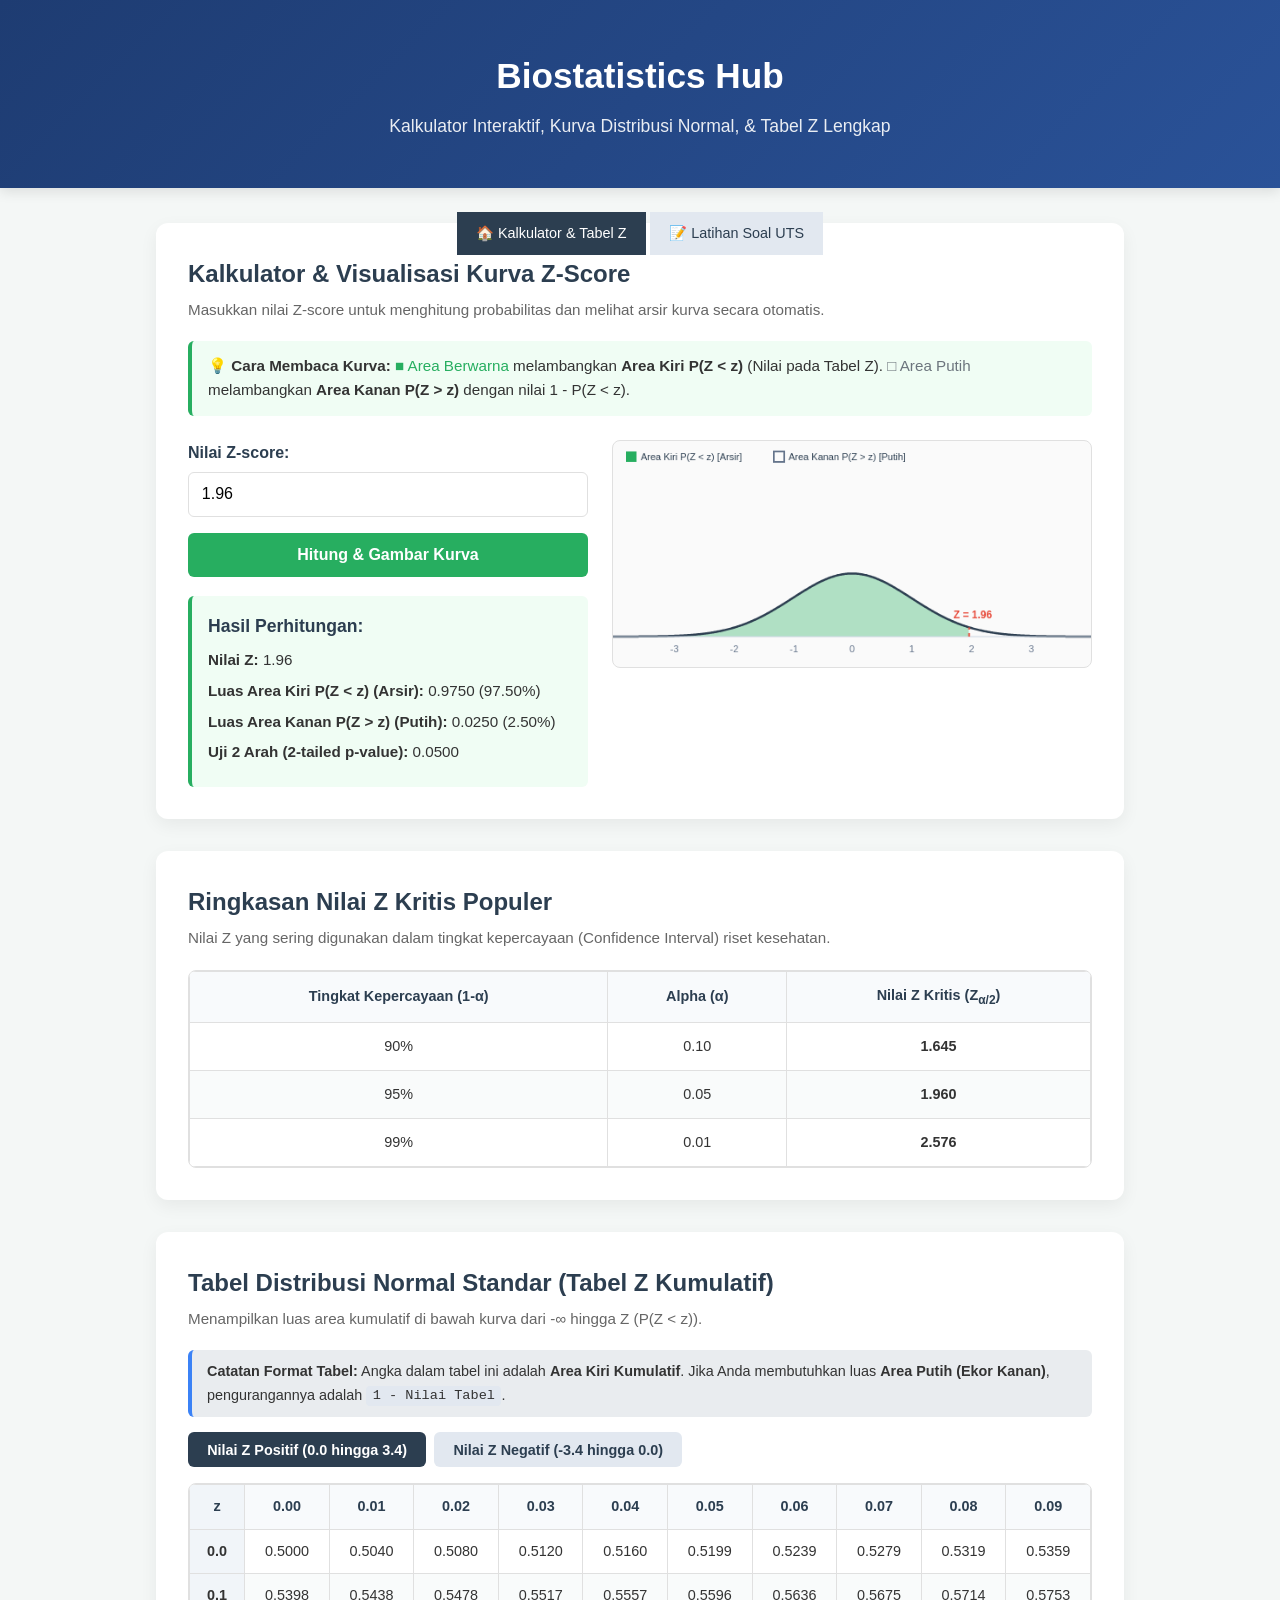
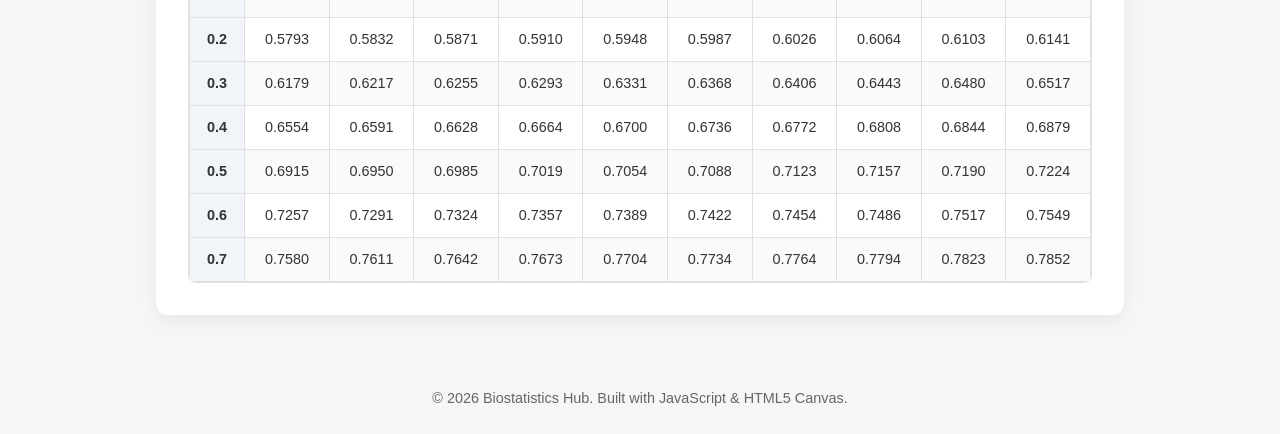
<file: index.html>
<!DOCTYPE html>
<html lang="id">
<head>
    <meta charset="UTF-8">
    <meta name="viewport" content="width=device-width, initial-scale=1.0">
    <title>Biostatistics Hub - Kalkulator & Tabel Z-Score</title>
    <link rel="stylesheet" href="style.css">
</head>
<body>
    <header class="hero">
        <h1>Biostatistics Hub</h1>
        <p>Kalkulator Interaktif, Kurva Distribusi Normal, & Tabel Z Lengkap</p>
    </header>
    
    <!-- Navigasi Halaman -->
    <nav style="text-align: center; margin-top: 1.5rem;">
        <a href="index.html" class="tab-btn active" style="text-decoration: none; display: inline-block;">🏠 Kalkulator & Tabel Z</a>
        <a href="uts.html" class="tab-btn" style="text-decoration: none; display: inline-block;">📝 Latihan Soal UTS</a>
    </nav>
    <main class="container">
        
        <!-- Section 1: Kalkulator & Kurva Visual -->
        <section class="card">
            <h2>Kalkulator & Visualisasi Kurva Z-Score</h2>
            <p class="subtitle">Masukkan nilai Z-score untuk menghitung probabilitas dan melihat arsir kurva secara otomatis.</p>

            <!-- Keterangan Legenda Area Kurva -->
            <div class="curve-legend">
                <p style="margin: 0; font-size: 0.95rem; color: #333;">
                    <strong>💡 Cara Membaca Kurva:</strong> 
                    <span style="color: #27ae60;">■ Area Berwarna</span> melambangkan <strong>Area Kiri P(Z &lt; z)</strong> (Nilai pada Tabel Z). 
                    <span style="color: #6c757d;">□ Area Putih</span> melambangkan <strong>Area Kanan P(Z &gt; z)</strong> dengan nilai 1 - P(Z &lt; z).
                </p>
            </div>

            <div class="calculator-layout">
                <div class="input-section">
                    <div class="input-group">
                        <label for="zInput">Nilai Z-score:</label>
                        <input type="number" id="zInput" step="0.01" value="1.96" placeholder="Contoh: 1.96">
                    </div>
                    <button onclick="calculateZ()">Hitung & Gambar Kurva</button>

                    <div id="zResult" class="result-box">
                        <h3>Hasil Perhitungan:</h3>
                        <ul>
                            <li><strong>Nilai Z:</strong> <span id="outZ">1.96</span></li>
                            <li><strong>Luas Area Kiri P(Z &lt; z) (Arsir):</strong> <span id="outProbLeft">-</span></li>
                            <li><strong>Luas Area Kanan P(Z &gt; z) (Putih):</strong> <span id="outProbRight">-</span></li>
                            <li><strong>Uji 2 Arah (2-tailed p-value):</strong> <span id="outTwoTail">-</span></li>
                        </ul>
                    </div>
                </div>

                <div class="canvas-section">
                    <canvas id="bellCurve" width="550" height="260"></canvas>
                </div>
            </div>
        </section>

        <!-- Section 2: Ringkasan Nilai Kritis -->
        <section class="card">
            <h2>Ringkasan Nilai Z Kritis Populer</h2>
            <p class="subtitle">Nilai Z yang sering digunakan dalam tingkat kepercayaan (Confidence Interval) riset kesehatan.</p>
            <div class="table-responsive">
                <table class="styled-table center-table">
                    <thead>
                        <tr>
                            <th>Tingkat Kepercayaan (1-α)</th>
                            <th>Alpha (α)</th>
                            <th>Nilai Z Kritis (Z<sub>α/2</sub>)</th>
                        </tr>
                    </thead>
                    <tbody>
                        <tr><td>90%</td><td>0.10</td><td><strong>1.645</strong></td></tr>
                        <tr><td>95%</td><td>0.05</td><td><strong>1.960</strong></td></tr>
                        <tr><td>99%</td><td>0.01</td><td><strong>2.576</strong></td></tr>
                    </tbody>
                </table>
            </div>
        </section>

        <!-- Section 3: Tabel Z Lengkap (Positif & Negatif) -->
        <section class="card">
            <h2>Tabel Distribusi Normal Standar (Tabel Z Kumulatif)</h2>
            <p class="subtitle">Menampilkan luas area kumulatif di bawah kurva dari -&infin; hingga Z (P(Z &lt; z)).</p>

            <!-- Box Penjelasan Format Tabel Z -->
            <div class="info-box" style="background: #e9ecef; padding: 10px 15px; border-radius: 6px; margin-bottom: 15px; font-size: 0.9rem;">
                <strong>Catatan Format Tabel:</strong> Angka dalam tabel ini adalah <strong>Area Kiri Kumulatif</strong>. Jika Anda membutuhkan luas <strong>Area Putih (Ekor Kanan)</strong>, pengurangannya adalah <code>1 - Nilai Tabel</code>.
            </div>

            <div class="tab-buttons">
                <button class="tab-btn active" onclick="switchTable('positive')">Nilai Z Positif (0.0 hingga 3.4)</button>
                <button class="tab-btn" onclick="switchTable('negative')">Nilai Z Negatif (-3.4 hingga 0.0)</button>
            </div>

            <!-- Tabel Z Positif -->
            <div id="posTableWrapper" class="table-responsive">
                <table class="styled-table z-matrix-table" id="posZTable">
                    <!-- Digenerate via JS -->
                </table>
            </div>

            <!-- Tabel Z Negatif -->
            <div id="negTableWrapper" class="table-responsive" style="display: none;">
                <table class="styled-table z-matrix-table" id="negZTable">
                    <!-- Digenerate via JS -->
                </table>
            </div>
        </section>
    </main>

    <footer>
        <p>&copy; 2026 Biostatistics Hub. Built with JavaScript & HTML5 Canvas.</p>
    </footer>

    <script src="script.js"></script>
</body>
</html>
</file>
<file: style.css>
:root {
    --primary-color: #2c3e50;
    --secondary-color: #27ae60;
    --accent-color: #e74c3c;
    --bg-color: #f4f7f6;
    --card-bg: #ffffff;
    --text-color: #333333;
    --text-muted: #666666;
    --border-color: #e0e0e0;
    --info-bg: #f8fafc;
    --info-border: #3b82f6;
}

* {
    box-sizing: border-box;
    font-family: 'Inter', 'Segoe UI', Tahoma, Geneva, Verdana, sans-serif;
    margin: 0;
    padding: 0;
}

body {
    background-color: var(--bg-color);
    color: var(--text-color);
    line-height: 1.6;
}

/* Header Hero */
.hero {
    background: linear-gradient(135deg, #1e3c72 0%, #2a5298 100%);
    color: #fff;
    padding: 3rem 1rem;
    text-align: center;
    box-shadow: 0 4px 12px rgba(0,0,0,0.1);
}

.hero h1 {
    font-size: 2.2rem;
    font-weight: 700;
    margin-bottom: 0.5rem;
}

.hero p {
    font-size: 1.1rem;
    opacity: 0.9;
}

/* Container & Cards */
.container {
    max-width: 1000px;
    margin: -2rem auto 3rem auto;
    padding: 0 1rem;
}

.card {
    background: var(--card-bg);
    padding: 2rem;
    border-radius: 12px;
    box-shadow: 0 6px 18px rgba(0, 0, 0, 0.06);
    margin-bottom: 2rem;
}

h2 {
    color: var(--primary-color);
    font-size: 1.5rem;
    margin-bottom: 0.3rem;
}

.subtitle {
    color: var(--text-muted);
    font-size: 0.95rem;
    margin-bottom: 1.2rem;
}

/* Info Box & Curve Legend Styling */
.curve-legend {
    background-color: #f0fdf4;
    border-left: 4px solid var(--secondary-color);
    padding: 0.8rem 1rem;
    border-radius: 6px;
    margin-bottom: 1.5rem;
    font-size: 0.9rem;
    color: var(--text-color);
}

.info-box {
    background-color: var(--info-bg);
    border-left: 4px solid var(--info-border);
    padding: 0.8rem 1rem;
    border-radius: 6px;
    margin-bottom: 1.2rem;
    font-size: 0.9rem;
    color: var(--text-color);
}

.info-box code {
    background-color: #e2e8f0;
    padding: 0.15rem 0.4rem;
    border-radius: 4px;
    font-family: monospace;
    font-size: 0.85rem;
}

/* Layout Kalkulator */
.calculator-layout {
    display: grid;
    grid-template-columns: 1fr 1.2fr;
    gap: 1.5rem;
    align-items: start;
}

@media (max-width: 768px) {
    .calculator-layout {
        grid-template-columns: 1fr;
    }
}

.input-group {
    margin-bottom: 1rem;
}

label {
    display: block;
    font-weight: 600;
    margin-bottom: 0.4rem;
    color: var(--primary-color);
}

input[type="number"] {
    width: 100%;
    padding: 0.8rem;
    border: 1px solid var(--border-color);
    border-radius: 6px;
    font-size: 1rem;
    transition: border 0.3s;
}

input[type="number"]:focus {
    outline: none;
    border-color: var(--secondary-color);
}

button {
    background-color: var(--secondary-color);
    color: white;
    border: none;
    padding: 0.8rem 1.5rem;
    font-size: 1rem;
    font-weight: 600;
    border-radius: 6px;
    cursor: pointer;
    transition: background 0.3s, transform 0.1s;
    width: 100%;
}

button:hover {
    background-color: #219150;
}

button:active {
    transform: scale(0.99);
}

/* Result Box */
.result-box {
    margin-top: 1.2rem;
    padding: 1rem;
    background-color: #f0fdf4;
    border-left: 4px solid var(--secondary-color);
    border-radius: 6px;
}

.result-box h3 {
    font-size: 1.1rem;
    color: var(--primary-color);
    margin-bottom: 0.5rem;
}

.result-box ul {
    list-style: none;
}

.result-box li {
    margin-bottom: 0.4rem;
    font-size: 0.95rem;
}

/* Canvas Box */
.canvas-section {
    text-align: center;
}

canvas {
    width: 100%;
    max-width: 100%;
    height: auto;
    background-color: #fafafa;
    border: 1px solid var(--border-color);
    border-radius: 8px;
}

/* Tabel Styling */
.table-responsive {
    overflow-x: auto;
    max-height: 400px;
    border: 1px solid var(--border-color);
    border-radius: 8px;
}

.styled-table {
    width: 100%;
    border-collapse: collapse;
    font-size: 0.9rem;
}

.styled-table th, .styled-table td {
    padding: 10px 12px;
    text-align: center;
    border: 1px solid var(--border-color);
}

.styled-table th {
    background-color: #f8fafc;
    color: var(--primary-color);
    font-weight: 600;
    position: sticky;
    top: 0;
    z-index: 2;
}

/* Sticky First Column pada Tabel Z */
.z-matrix-table td:first-child,
.z-matrix-table th:first-child {
    position: sticky;
    left: 0;
    background-color: #f1f5f9;
    z-index: 3;
}

.styled-table tbody tr:nth-child(even) {
    background-color: #f9fbfb;
}

.styled-table tbody tr:hover {
    background-color: #eefdf3;
}

.center-table th, .center-table td {
    padding: 12px;
}

/* Tab Buttons */
.tab-buttons {
    display: flex;
    gap: 0.5rem;
    margin-bottom: 1rem;
}

.tab-btn {
    background-color: #e2e8f0;
    color: var(--primary-color);
    width: auto;
    font-size: 0.9rem;
    padding: 0.6rem 1.2rem;
}

.tab-btn.active {
    background-color: var(--primary-color);
    color: white;
}

footer {
    text-align: center;
    padding: 1.5rem;
    color: var(--text-muted);
    font-size: 0.9rem;
}
</file>
